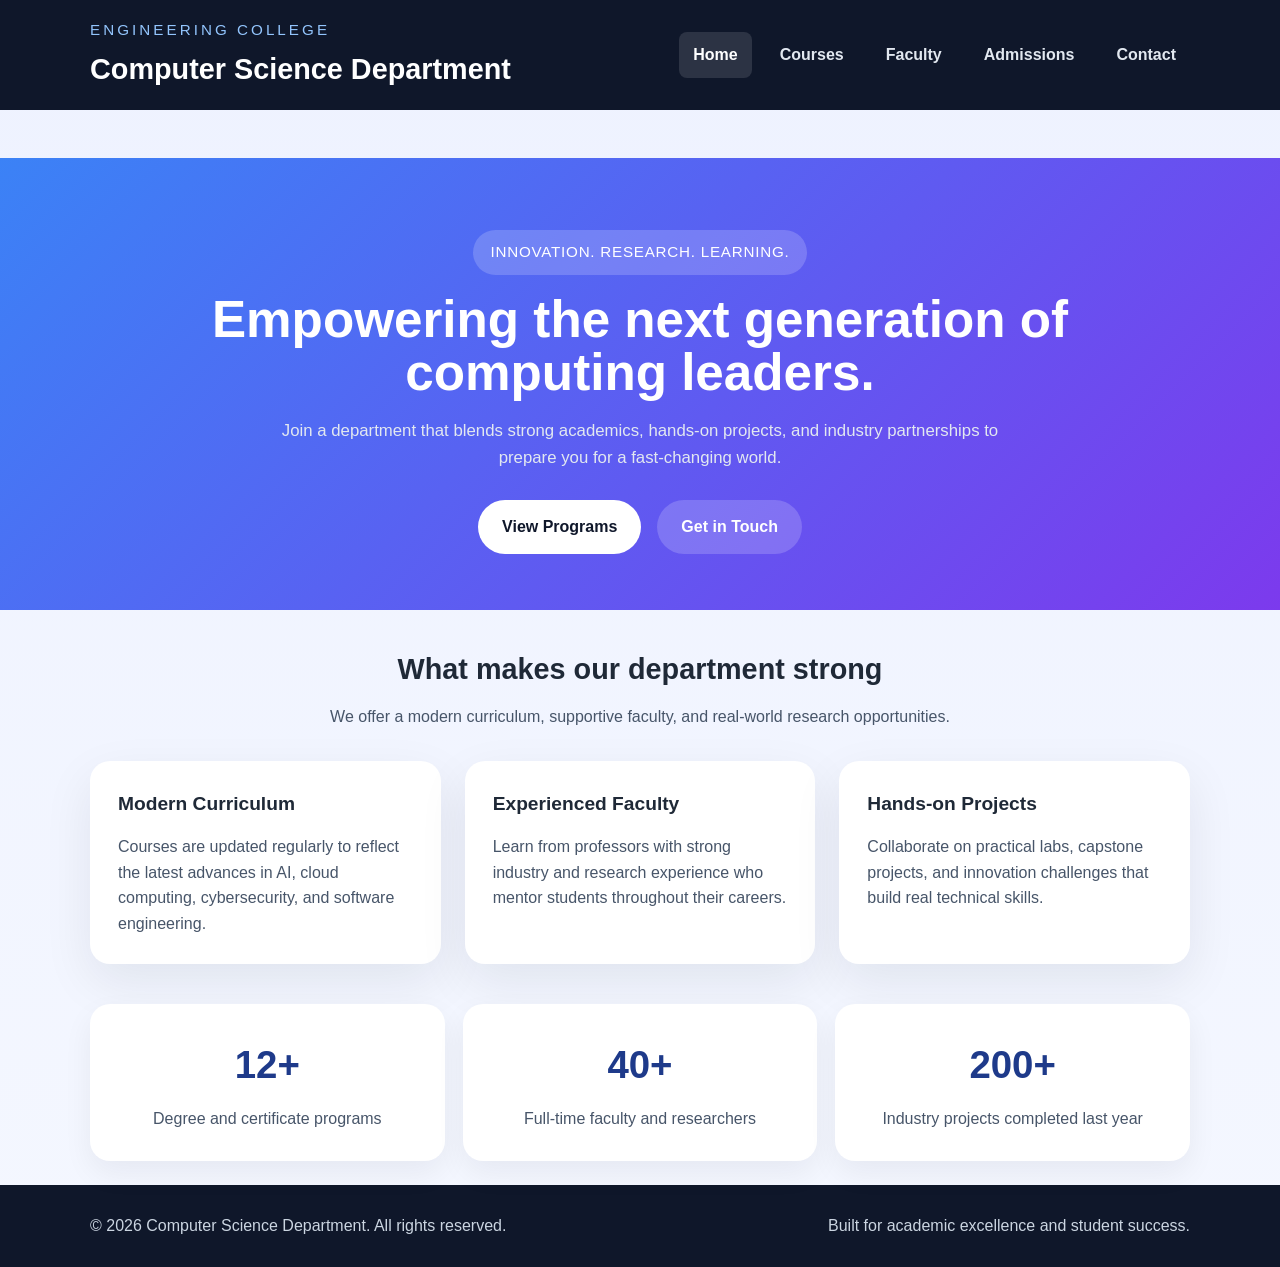
<file: index.html>
<!DOCTYPE html>
<html lang="en">
<head>
    <meta charset="UTF-8">
    <meta name="viewport" content="width=device-width, initial-scale=1.0">
    <title>CS Department | Home</title>
    <link rel="stylesheet" href="css/style.css">
</head>
<body>
    <header>
        <div class="header-inner">
            <div>
                <p class="eyebrow">Engineering College</p>
                <h1>Computer Science Department</h1>
            </div>
            <nav>
                <a href="index.html" class="active">Home</a>
                <a href="courses.html">Courses</a>
                <a href="faculty.html">Faculty</a>
                <a href="admissions.html">Admissions</a>
                <a href="contact.html">Contact</a>
            </nav>
        </div>
    </header>

    <main>
        <section class="hero">
            <div class="hero-copy">
                <span class="badge">Innovation. Research. Learning.</span>
                <h2>Empowering the next generation of computing leaders.</h2>
                <p>Join a department that blends strong academics, hands-on projects, and industry partnerships to prepare you for a fast-changing world.</p>
                <div class="hero-actions">
                    <a href="courses.html" class="button primary">View Programs</a>
                    <a href="contact.html" class="button secondary">Get in Touch</a>
                </div>
            </div>
        </section>

        <section class="container intro">
            <div class="section-title">
                <h2>What makes our department strong</h2>
                <p>We offer a modern curriculum, supportive faculty, and real-world research opportunities.</p>
            </div>
            <div class="feature-grid">
                <article class="feature-card">
                    <h3>Modern Curriculum</h3>
                    <p>Courses are updated regularly to reflect the latest advances in AI, cloud computing, cybersecurity, and software engineering.</p>
                </article>
                <article class="feature-card">
                    <h3>Experienced Faculty</h3>
                    <p>Learn from professors with strong industry and research experience who mentor students throughout their careers.</p>
                </article>
                <article class="feature-card">
                    <h3>Hands-on Projects</h3>
                    <p>Collaborate on practical labs, capstone projects, and innovation challenges that build real technical skills.</p>
                </article>
            </div>
        </section>

        <section class="container stats">
            <article>
                <h3>12+</h3>
                <p>Degree and certificate programs</p>
            </article>
            <article>
                <h3>40+</h3>
                <p>Full-time faculty and researchers</p>
            </article>
            <article>
                <h3>200+</h3>
                <p>Industry projects completed last year</p>
            </article>
        </section>
    </main>

    <footer>
        <div class="container footer-content">
            <p>&copy; 2026 Computer Science Department. All rights reserved.</p>
            <p>Built for academic excellence and student success.</p>
        </div>
    </footer>
</body>
</html>
</file>
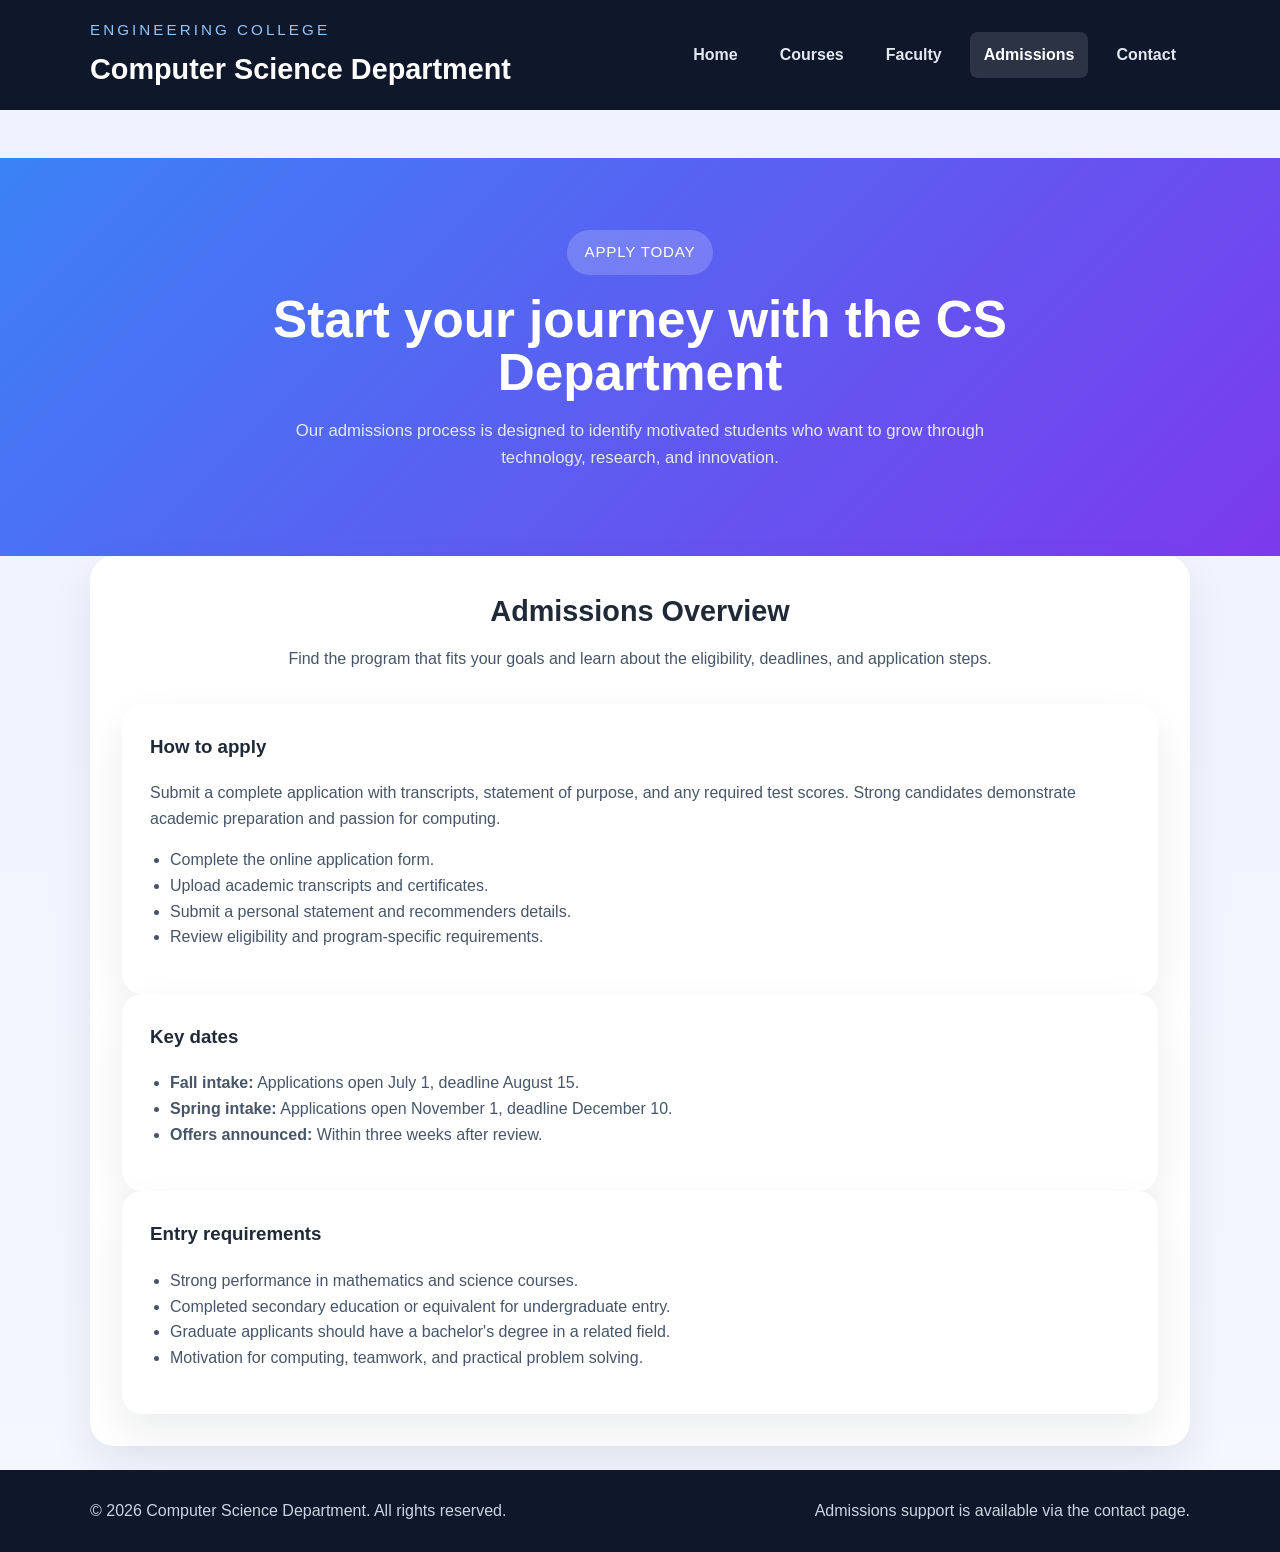
<file: admissions.html>
<!DOCTYPE html>
<html lang="en">
<head>
    <meta charset="UTF-8">
    <meta name="viewport" content="width=device-width, initial-scale=1.0">
    <title>CS Department | Admissions</title>
    <link rel="stylesheet" href="css/style.css">
</head>
<body>
    <header>
        <div class="header-inner">
            <div>
                <p class="eyebrow">Engineering College</p>
                <h1>Computer Science Department</h1>
            </div>
            <nav>
                <a href="index.html">Home</a>
                <a href="courses.html">Courses</a>
                <a href="faculty.html">Faculty</a>
                <a href="admissions.html" class="active">Admissions</a>
                <a href="contact.html">Contact</a>
            </nav>
        </div>
    </header>

    <main>
        <section class="hero">
            <div class="hero-copy">
                <span class="badge">Apply Today</span>
                <h2>Start your journey with the CS Department</h2>
                <p>Our admissions process is designed to identify motivated students who want to grow through technology, research, and innovation.</p>
            </div>
        </section>

        <section class="container content-section">
            <div class="section-title">
                <h2>Admissions Overview</h2>
                <p>Find the program that fits your goals and learn about the eligibility, deadlines, and application steps.</p>
            </div>

            <div class="info-card">
                <h3>How to apply</h3>
                <p>Submit a complete application with transcripts, statement of purpose, and any required test scores. Strong candidates demonstrate academic preparation and passion for computing.</p>
                <ul>
                    <li>Complete the online application form.</li>
                    <li>Upload academic transcripts and certificates.</li>
                    <li>Submit a personal statement and recommenders details.</li>
                    <li>Review eligibility and program-specific requirements.</li>
                </ul>
            </div>

            <div class="info-card">
                <h3>Key dates</h3>
                <ul>
                    <li><strong>Fall intake:</strong> Applications open July 1, deadline August 15.</li>
                    <li><strong>Spring intake:</strong> Applications open November 1, deadline December 10.</li>
                    <li><strong>Offers announced:</strong> Within three weeks after review.</li>
                </ul>
            </div>

            <div class="info-card">
                <h3>Entry requirements</h3>
                <ul>
                    <li>Strong performance in mathematics and science courses.</li>
                    <li>Completed secondary education or equivalent for undergraduate entry.</li>
                    <li>Graduate applicants should have a bachelor&apos;s degree in a related field.</li>
                    <li>Motivation for computing, teamwork, and practical problem solving.</li>
                </ul>
            </div>
        </section>
    </main>

    <footer>
        <div class="container footer-content">
            <p>&copy; 2026 Computer Science Department. All rights reserved.</p>
            <p>Admissions support is available via the contact page.</p>
        </div>
    </footer>
</body>
</html>
</file>
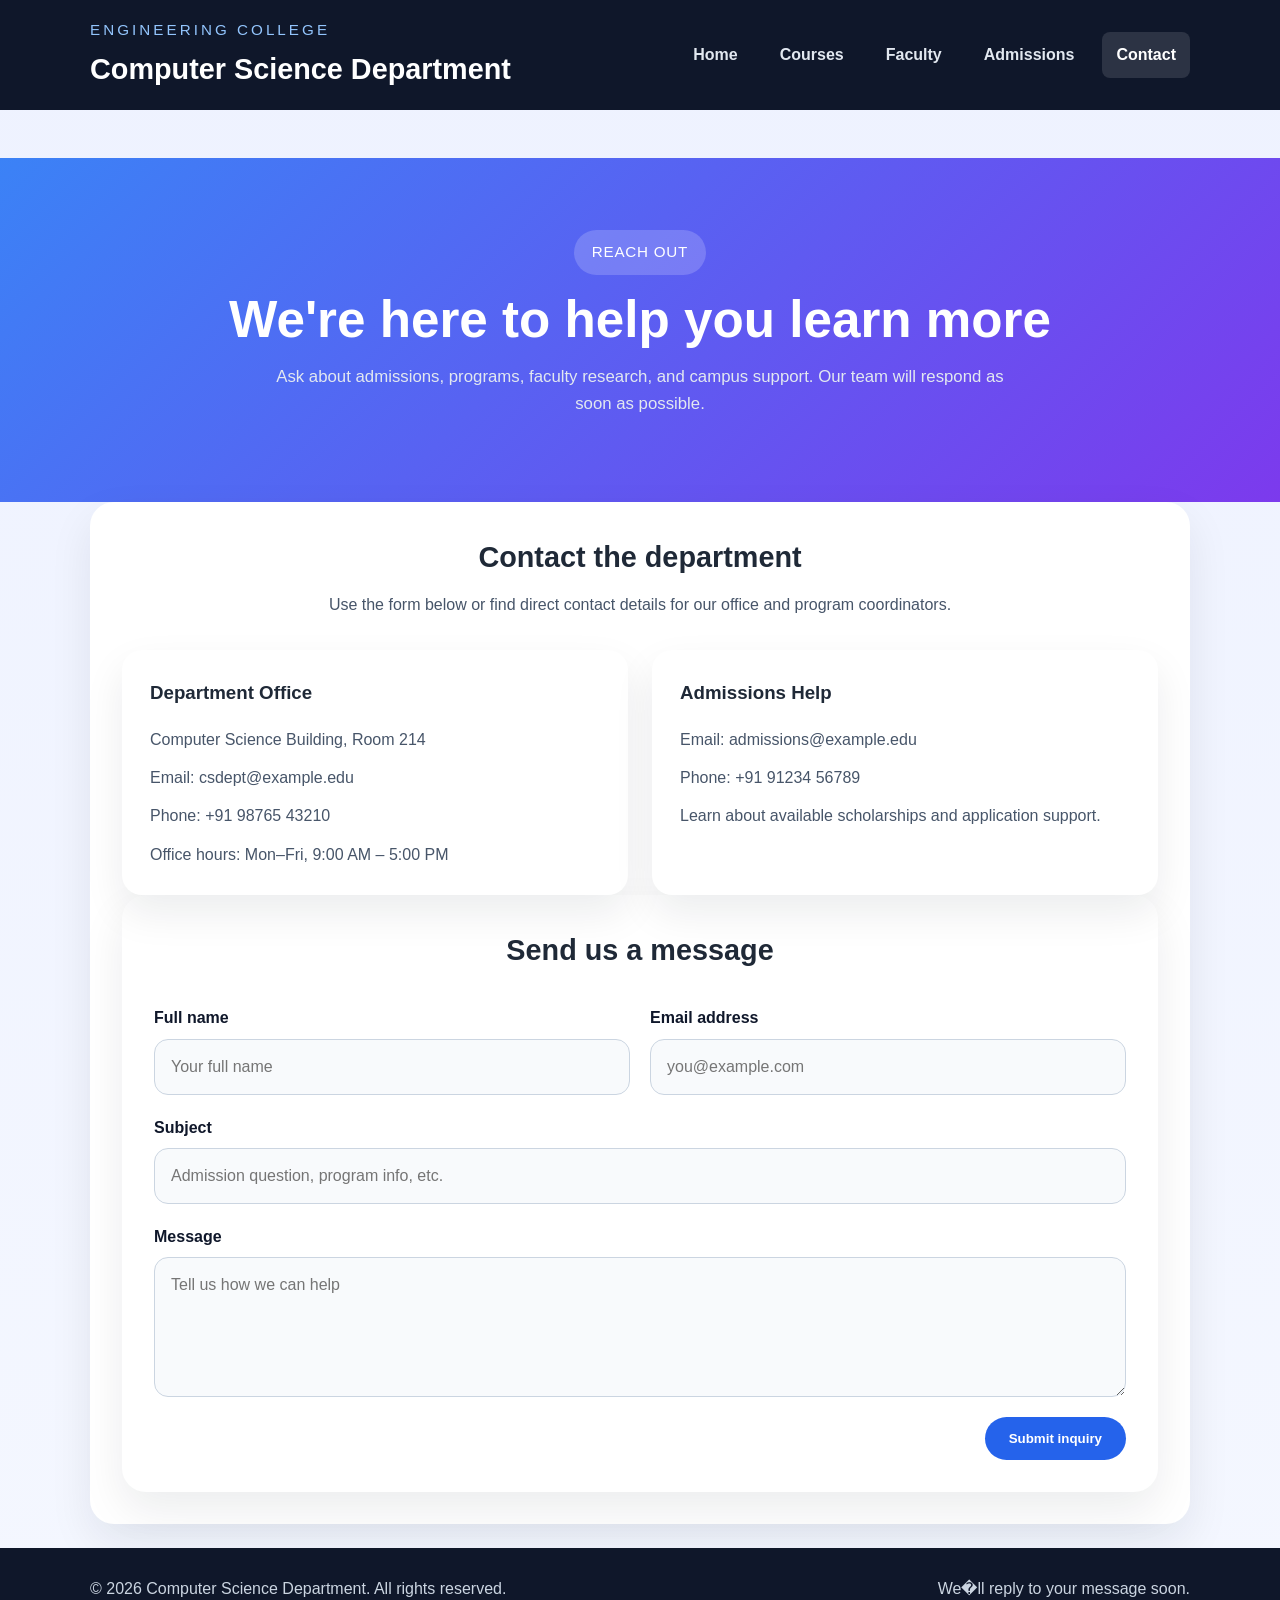
<file: contact.html>
<!DOCTYPE html>
<html lang="en">
<head>
    <meta charset="UTF-8">
    <meta name="viewport" content="width=device-width, initial-scale=1.0">
    <title>CS Department | Contact</title>
    <link rel="stylesheet" href="css/style.css">
</head>
<body>
    <header>
        <div class="header-inner">
            <div>
                <p class="eyebrow">Engineering College</p>
                <h1>Computer Science Department</h1>
            </div>
            <nav>
                <a href="index.html">Home</a>
                <a href="courses.html">Courses</a>
                <a href="faculty.html">Faculty</a>
                <a href="admissions.html">Admissions</a>
                <a href="contact.html" class="active">Contact</a>
            </nav>
        </div>
    </header>

    <main>
        <section class="hero">
            <div class="hero-copy">
                <span class="badge">Reach out</span>
                <h2>We&apos;re here to help you learn more</h2>
                <p>Ask about admissions, programs, faculty research, and campus support. Our team will respond as soon as possible.</p>
            </div>
        </section>

        <section class="container content-section">
            <div class="section-title">
                <h2>Contact the department</h2>
                <p>Use the form below or find direct contact details for our office and program coordinators.</p>
            </div>

            <div class="profile-grid">
                <div class="info-card">
                    <h3>Department Office</h3>
                    <p>Computer Science Building, Room 214</p>
                    <p>Email: csdept@example.edu</p>
                    <p>Phone: +91 98765 43210</p>
                    <p>Office hours: Mon–Fri, 9:00 AM – 5:00 PM</p>
                </div>
                <div class="info-card">
                    <h3>Admissions Help</h3>
                    <p>Email: admissions@example.edu</p>
                    <p>Phone: +91 91234 56789</p>
                    <p>Learn about available scholarships and application support.</p>
                </div>
            </div>

            <form class="content-section" action="#" method="post">
                <div class="section-title">
                    <h2>Send us a message</h2>
                </div>
                <div class="form-grid">
                    <div class="form-field">
                        <label for="name">Full name</label>
                        <input type="text" id="name" name="name" placeholder="Your full name" required>
                    </div>
                    <div class="form-field">
                        <label for="email">Email address</label>
                        <input type="email" id="email" name="email" placeholder="you@example.com" required>
                    </div>
                    <div class="form-field" style="grid-column: 1 / -1;">
                        <label for="subject">Subject</label>
                        <input type="text" id="subject" name="subject" placeholder="Admission question, program info, etc." required>
                    </div>
                    <div class="form-field" style="grid-column: 1 / -1;">
                        <label for="message">Message</label>
                        <textarea id="message" name="message" placeholder="Tell us how we can help" required></textarea>
                    </div>
                </div>
                <div style="margin-top: 20px; text-align: right;">
                    <button type="submit">Submit inquiry</button>
                </div>
            </form>
        </section>
    </main>

    <footer>
        <div class="container footer-content">
            <p>&copy; 2026 Computer Science Department. All rights reserved.</p>
            <p>We�ll reply to your message soon.</p>
        </div>
    </footer>
</body>
</html>
</file>
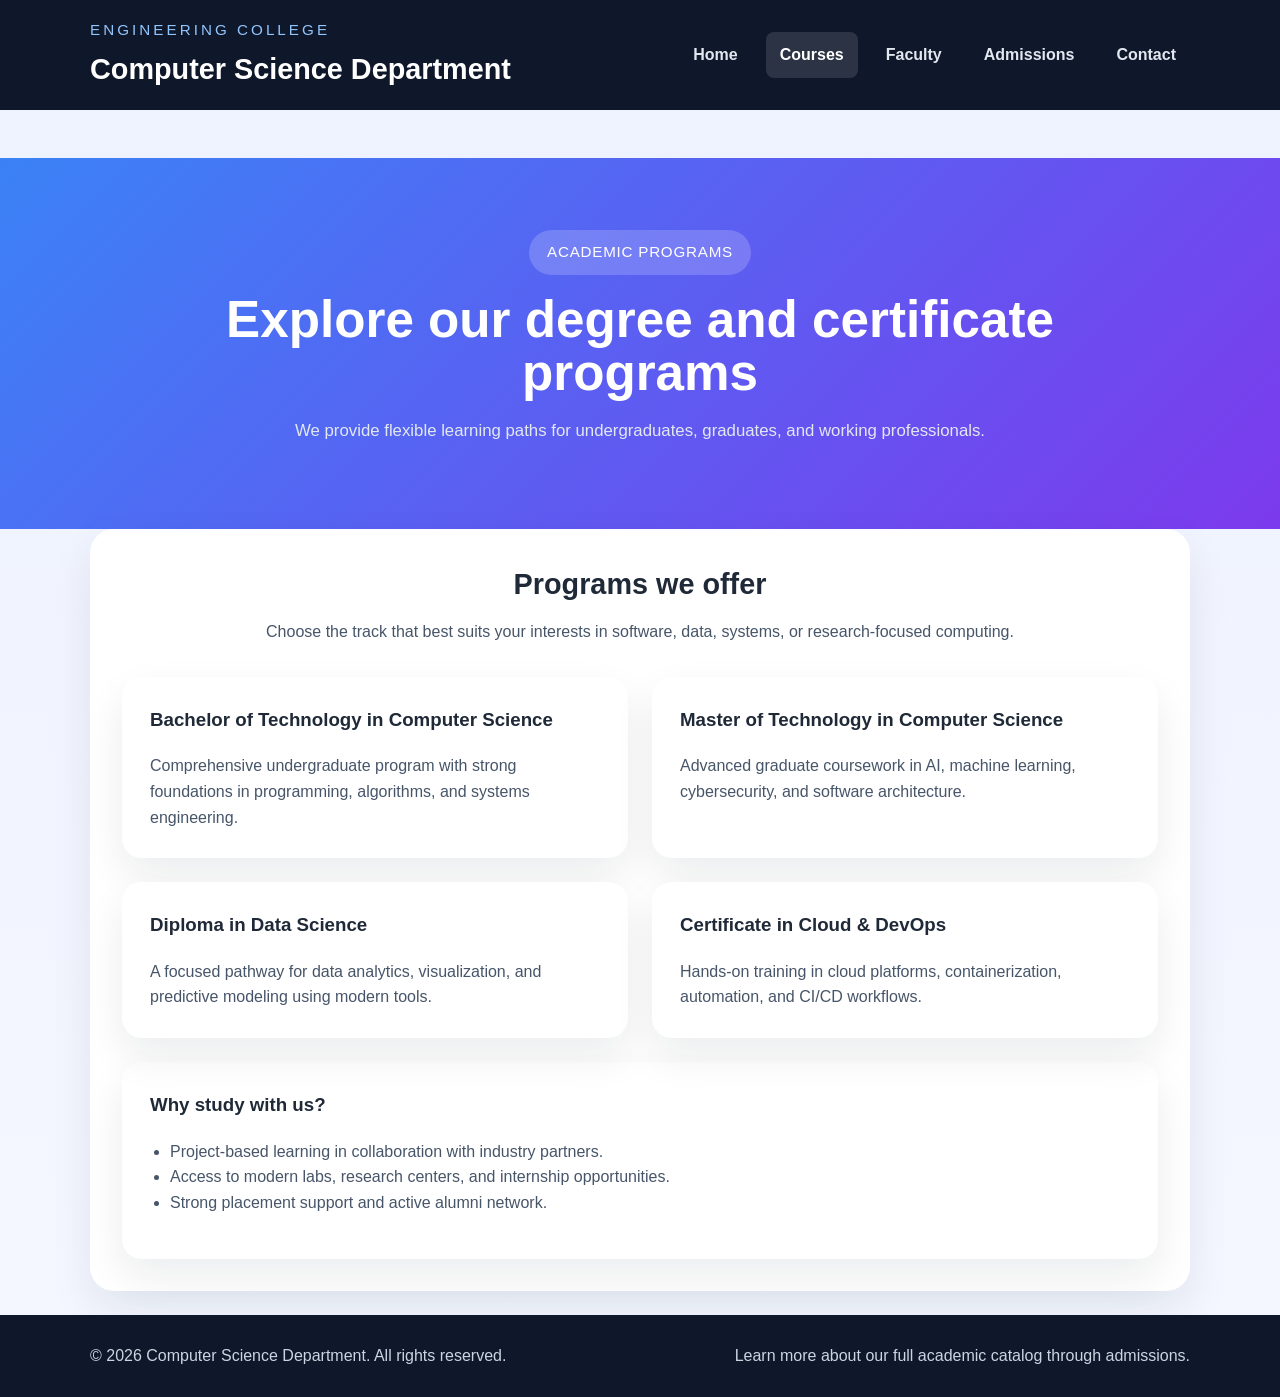
<file: courses.html>
<!DOCTYPE html>
<html lang="en">
<head>
    <meta charset="UTF-8">
    <meta name="viewport" content="width=device-width, initial-scale=1.0">
    <title>CS Department | Courses</title>
    <link rel="stylesheet" href="css/style.css">
</head>
<body>
    <header>
        <div class="header-inner">
            <div>
                <p class="eyebrow">Engineering College</p>
                <h1>Computer Science Department</h1>
            </div>
            <nav>
                <a href="index.html">Home</a>
                <a href="courses.html" class="active">Courses</a>
                <a href="faculty.html">Faculty</a>
                <a href="admissions.html">Admissions</a>
                <a href="contact.html">Contact</a>
            </nav>
        </div>
    </header>

    <main>
        <section class="hero">
            <div class="hero-copy">
                <span class="badge">Academic Programs</span>
                <h2>Explore our degree and certificate programs</h2>
                <p>We provide flexible learning paths for undergraduates, graduates, and working professionals.</p>
            </div>
        </section>

        <section class="container content-section">
            <div class="section-title">
                <h2>Programs we offer</h2>
                <p>Choose the track that best suits your interests in software, data, systems, or research-focused computing.</p>
            </div>

            <div class="course-grid">
                <article class="course-card">
                    <h3>Bachelor of Technology in Computer Science</h3>
                    <p>Comprehensive undergraduate program with strong foundations in programming, algorithms, and systems engineering.</p>
                </article>
                <article class="course-card">
                    <h3>Master of Technology in Computer Science</h3>
                    <p>Advanced graduate coursework in AI, machine learning, cybersecurity, and software architecture.</p>
                </article>
                <article class="course-card">
                    <h3>Diploma in Data Science</h3>
                    <p>A focused pathway for data analytics, visualization, and predictive modeling using modern tools.</p>
                </article>
                <article class="course-card">
                    <h3>Certificate in Cloud & DevOps</h3>
                    <p>Hands-on training in cloud platforms, containerization, automation, and CI/CD workflows.</p>
                </article>
            </div>

            <div class="info-card" style="margin-top: 24px;">
                <h3>Why study with us?</h3>
                <ul>
                    <li>Project-based learning in collaboration with industry partners.</li>
                    <li>Access to modern labs, research centers, and internship opportunities.</li>
                    <li>Strong placement support and active alumni network.</li>
                </ul>
            </div>
        </section>
    </main>

    <footer>
        <div class="container footer-content">
            <p>&copy; 2026 Computer Science Department. All rights reserved.</p>
            <p>Learn more about our full academic catalog through admissions.</p>
        </div>
    </footer>
</body>
</html>
</file>
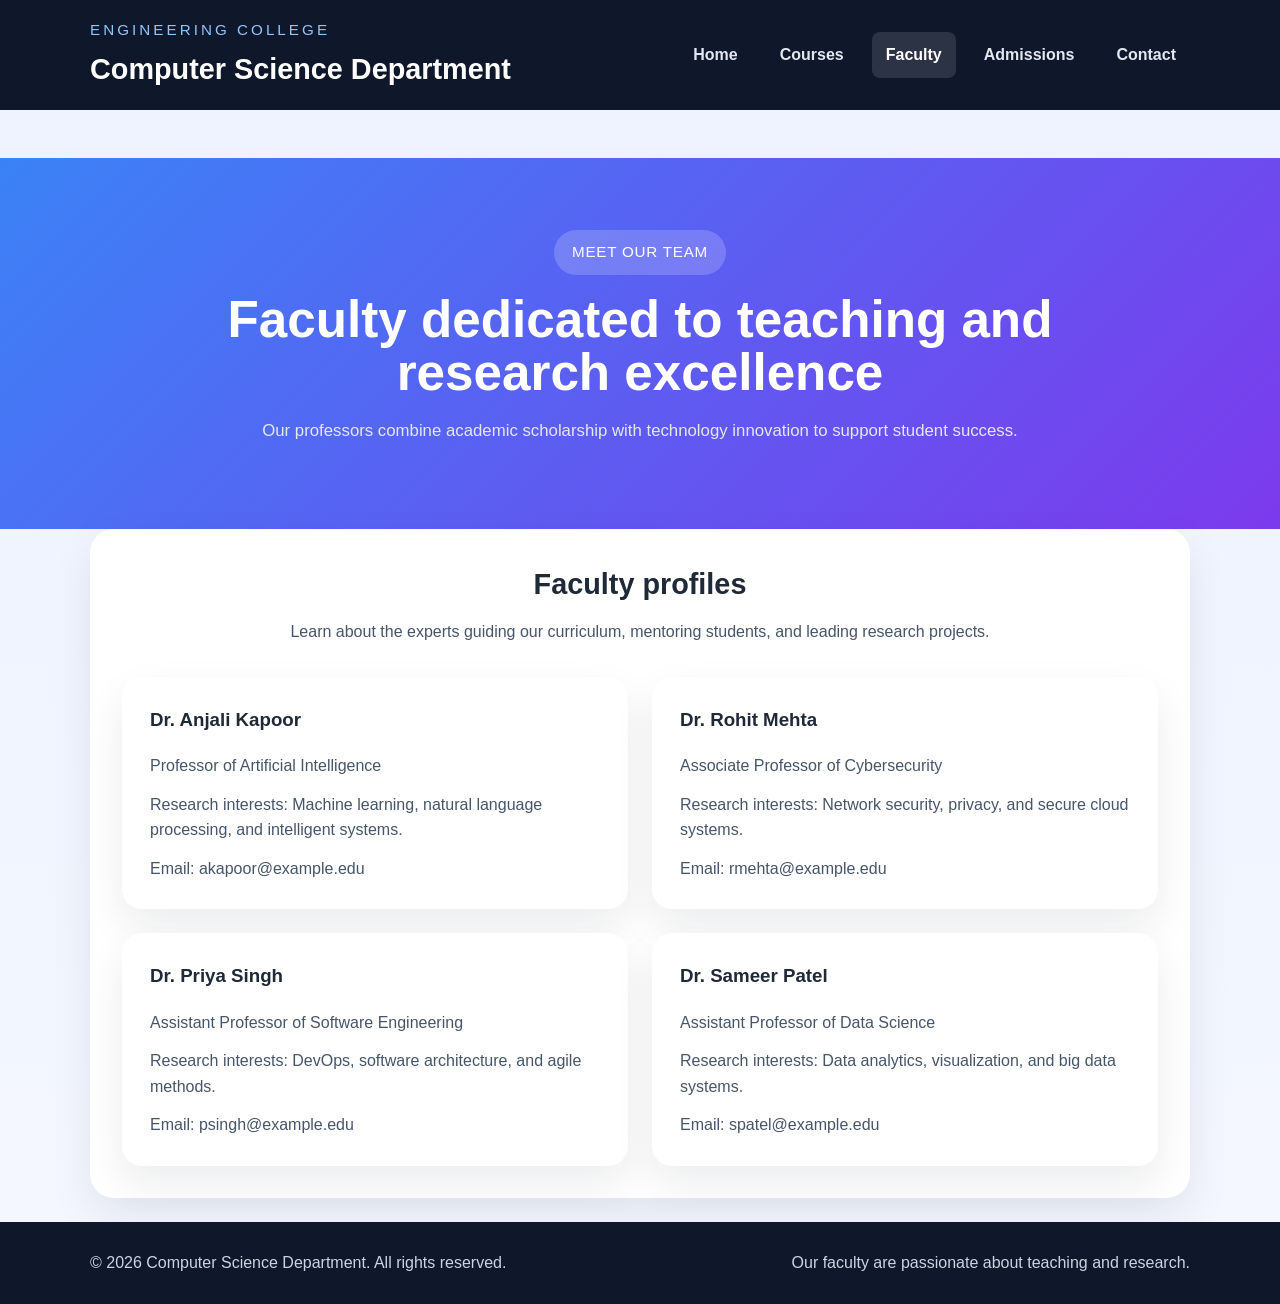
<file: faculty.html>
<!DOCTYPE html>
<html lang="en">
<head>
    <meta charset="UTF-8">
    <meta name="viewport" content="width=device-width, initial-scale=1.0">
    <title>CS Department | Faculty</title>
    <link rel="stylesheet" href="css/style.css">
</head>
<body>
    <header>
        <div class="header-inner">
            <div>
                <p class="eyebrow">Engineering College</p>
                <h1>Computer Science Department</h1>
            </div>
            <nav>
                <a href="index.html">Home</a>
                <a href="courses.html">Courses</a>
                <a href="faculty.html" class="active">Faculty</a>
                <a href="admissions.html">Admissions</a>
                <a href="contact.html">Contact</a>
            </nav>
        </div>
    </header>

    <main>
        <section class="hero">
            <div class="hero-copy">
                <span class="badge">Meet our team</span>
                <h2>Faculty dedicated to teaching and research excellence</h2>
                <p>Our professors combine academic scholarship with technology innovation to support student success.</p>
            </div>
        </section>

        <section class="container content-section">
            <div class="section-title">
                <h2>Faculty profiles</h2>
                <p>Learn about the experts guiding our curriculum, mentoring students, and leading research projects.</p>
            </div>

            <div class="profile-grid">
                <article class="profile-card">
                    <h3>Dr. Anjali Kapoor</h3>
                    <p>Professor of Artificial Intelligence</p>
                    <p>Research interests: Machine learning, natural language processing, and intelligent systems.</p>
                    <p>Email: akapoor@example.edu</p>
                </article>
                <article class="profile-card">
                    <h3>Dr. Rohit Mehta</h3>
                    <p>Associate Professor of Cybersecurity</p>
                    <p>Research interests: Network security, privacy, and secure cloud systems.</p>
                    <p>Email: rmehta@example.edu</p>
                </article>
                <article class="profile-card">
                    <h3>Dr. Priya Singh</h3>
                    <p>Assistant Professor of Software Engineering</p>
                    <p>Research interests: DevOps, software architecture, and agile methods.</p>
                    <p>Email: psingh@example.edu</p>
                </article>
                <article class="profile-card">
                    <h3>Dr. Sameer Patel</h3>
                    <p>Assistant Professor of Data Science</p>
                    <p>Research interests: Data analytics, visualization, and big data systems.</p>
                    <p>Email: spatel@example.edu</p>
                </article>
            </div>
        </section>
    </main>

    <footer>
        <div class="container footer-content">
            <p>&copy; 2026 Computer Science Department. All rights reserved.</p>
            <p>Our faculty are passionate about teaching and research.</p>
        </div>
    </footer>
</body>
</html>
</file>
<file: css/style.css>
/* Global styles */
:root {
    color-scheme: dark;
    color: #1f2937;
    background: #f4f5fb;
    font-family: 'Segoe UI', Tahoma, Geneva, Verdana, sans-serif;
    line-height: 1.6;
}

* {
    box-sizing: border-box;
}

body {
    margin: 0;
    min-height: 100vh;
    background: linear-gradient(180deg, #eef2ff 0%, #f4f7ff 100%);
    color: #1f2937;
}

img {
    max-width: 100%;
    display: block;
}

a {
    color: inherit;
}

.container {
    width: min(1100px, calc(100% - 40px));
    margin: 0 auto;
}

header {
    background: #0f172a;
    color: white;
    padding: 18px 0;
}

.header-inner {
    display: flex;
    align-items: center;
    justify-content: space-between;
    gap: 20px;
    width: min(1100px, calc(100% - 40px));
    margin: 0 auto;
}

.eyebrow {
    margin: 0 0 4px;
    font-size: 0.95rem;
    letter-spacing: 0.2em;
    text-transform: uppercase;
    color: #93c5fd;
}

header h1 {
    margin: 0;
    font-size: clamp(1.8rem, 2.2vw, 2.4rem);
}

nav {
    display: flex;
    flex-wrap: wrap;
    justify-content: center;
    gap: 14px;
}

nav a {
    color: #e2e8f0;
    text-decoration: none;
    padding: 10px 14px;
    border-radius: 8px;
    font-weight: 600;
    transition: background 0.2s ease, color 0.2s ease;
}

nav a:hover,
nav a.active {
    background: rgba(255, 255, 255, 0.12);
    color: #ffffff;
}

.hero {
    background: linear-gradient(135deg, #3b82f6 0%, #7c3aed 100%);
    color: white;
    padding: 72px 0 56px;
}

.hero-copy {
    width: min(980px, calc(100% - 40px));
    margin: 0 auto;
    text-align: center;
}

.hero .badge {
    display: inline-flex;
    margin-bottom: 18px;
    padding: 10px 18px;
    border-radius: 999px;
    background: rgba(255, 255, 255, 0.18);
    font-size: 0.95rem;
    letter-spacing: 0.05em;
    text-transform: uppercase;
}

.hero h2 {
    margin: 0 0 18px;
    font-size: clamp(2rem, 4vw, 3.3rem);
    line-height: 1.05;
}

.hero p {
    max-width: 760px;
    margin: 0 auto 28px;
    font-size: 1.05rem;
    color: #e2e8f0;
}

.hero-actions {
    display: flex;
    flex-wrap: wrap;
    justify-content: center;
    gap: 16px;
}

.button {
    display: inline-flex;
    align-items: center;
    justify-content: center;
    padding: 14px 24px;
    border-radius: 999px;
    font-weight: 700;
    text-decoration: none;
    transition: transform 0.2s ease, box-shadow 0.2s ease, background 0.2s ease;
}

.button:hover {
    transform: translateY(-2px);
}

.button.primary {
    background: #ffffff;
    color: #0f172a;
}

.button.secondary {
    background: rgba(255, 255, 255, 0.18);
    color: #ffffff;
}

main {
    padding: 48px 0 24px;
}

.section-title {
    text-align: center;
    margin-bottom: 32px;
}

.section-title h2 {
    margin: 0 0 12px;
    font-size: clamp(1.8rem, 2vw, 2.3rem);
}

.section-title p {
    margin: 0;
    color: #475569;
    max-width: 760px;
    margin-left: auto;
    margin-right: auto;
}

.intro {
    margin-top: 36px;
}

.feature-grid {
    display: grid;
    grid-template-columns: repeat(3, minmax(220px, 1fr));
    gap: 24px;
}

.feature-card {
    background: white;
    border-radius: 20px;
    padding: 28px;
    box-shadow: 0 18px 50px rgba(15, 23, 42, 0.08);
}

.feature-card h3 {
    margin-top: 0;
    margin-bottom: 14px;
    font-size: 1.2rem;
}

.feature-card p {
    margin: 0;
    color: #475569;
}

.stats {
    display: grid;
    grid-template-columns: repeat(3, minmax(220px, 1fr));
    gap: 18px;
    margin-top: 40px;
}

.stats article {
    background: #ffffff;
    border-radius: 20px;
    padding: 30px 24px;
    text-align: center;
    box-shadow: 0 12px 30px rgba(15, 23, 42, 0.06);
}

.stats h3 {
    margin: 0 0 10px;
    font-size: 2.4rem;
    color: #1e3a8a;
}

.stats p {
    margin: 0;
    color: #475569;
}

footer {
    background: #0f172a;
    color: #cbd5e1;
    padding: 28px 0;
}

.footer-content {
    display: flex;
    justify-content: space-between;
    gap: 20px;
    align-items: center;
    width: min(1100px, calc(100% - 40px));
    margin: 0 auto;
    flex-wrap: wrap;
}

footer p {
    margin: 0;
}

.content-section {
    background: white;
    border-radius: 24px;
    padding: 32px;
    box-shadow: 0 18px 44px rgba(15, 23, 42, 0.08);
}

.content-section h2,
.content-section h3 {
    margin-top: 0;
}

.content-section p,
.content-section ul,
.content-section li {
    color: #475569;
}

.content-section ul {
    padding-left: 20px;
}

.profile-grid,
.course-grid {
    display: grid;
    grid-template-columns: repeat(2, minmax(240px, 1fr));
    gap: 24px;
}

.profile-card,
.course-card,
.info-card {
    background: white;
    border-radius: 20px;
    padding: 28px;
    box-shadow: 0 18px 40px rgba(15, 23, 42, 0.08);
}

.profile-card h3,
.course-card h3,
.info-card h3 {
    margin-top: 0;
}

.profile-card p,
.course-card p,
.info-card p {
    margin: 0.8rem 0 0;
    color: #475569;
}

.form-grid {
    display: grid;
    grid-template-columns: 1fr 1fr;
    gap: 20px;
}

.form-field {
    display: flex;
    flex-direction: column;
    gap: 8px;
}

label {
    font-weight: 600;
    color: #0f172a;
}

input,
textarea,
select {
    border: 1px solid #cbd5e1;
    border-radius: 14px;
    padding: 14px 16px;
    font: inherit;
    background: #f8fafc;
    color: #0f172a;
    min-height: 48px;
}

textarea {
    min-height: 140px;
    resize: vertical;
}

button[type="submit"] {
    padding: 14px 24px;
    border: none;
    border-radius: 999px;
    background: #2563eb;
    color: white;
    font-weight: 700;
    cursor: pointer;
}

button[type="submit"]:hover {
    background: #1d4ed8;
}

@media (max-width: 900px) {
    .feature-grid,
    .stats,
    .profile-grid,
    .course-grid,
    .form-grid {
        grid-template-columns: 1fr;
    }

    .header-inner {
        flex-direction: column;
        align-items: flex-start;
    }

    .hero {
        padding: 56px 0 40px;
    }
}

@media (max-width: 620px) {
    nav {
        justify-content: center;
    }

    .hero p {
        font-size: 1rem;
    }

    .hero-actions {
        flex-direction: column;
    }
}
</file>
